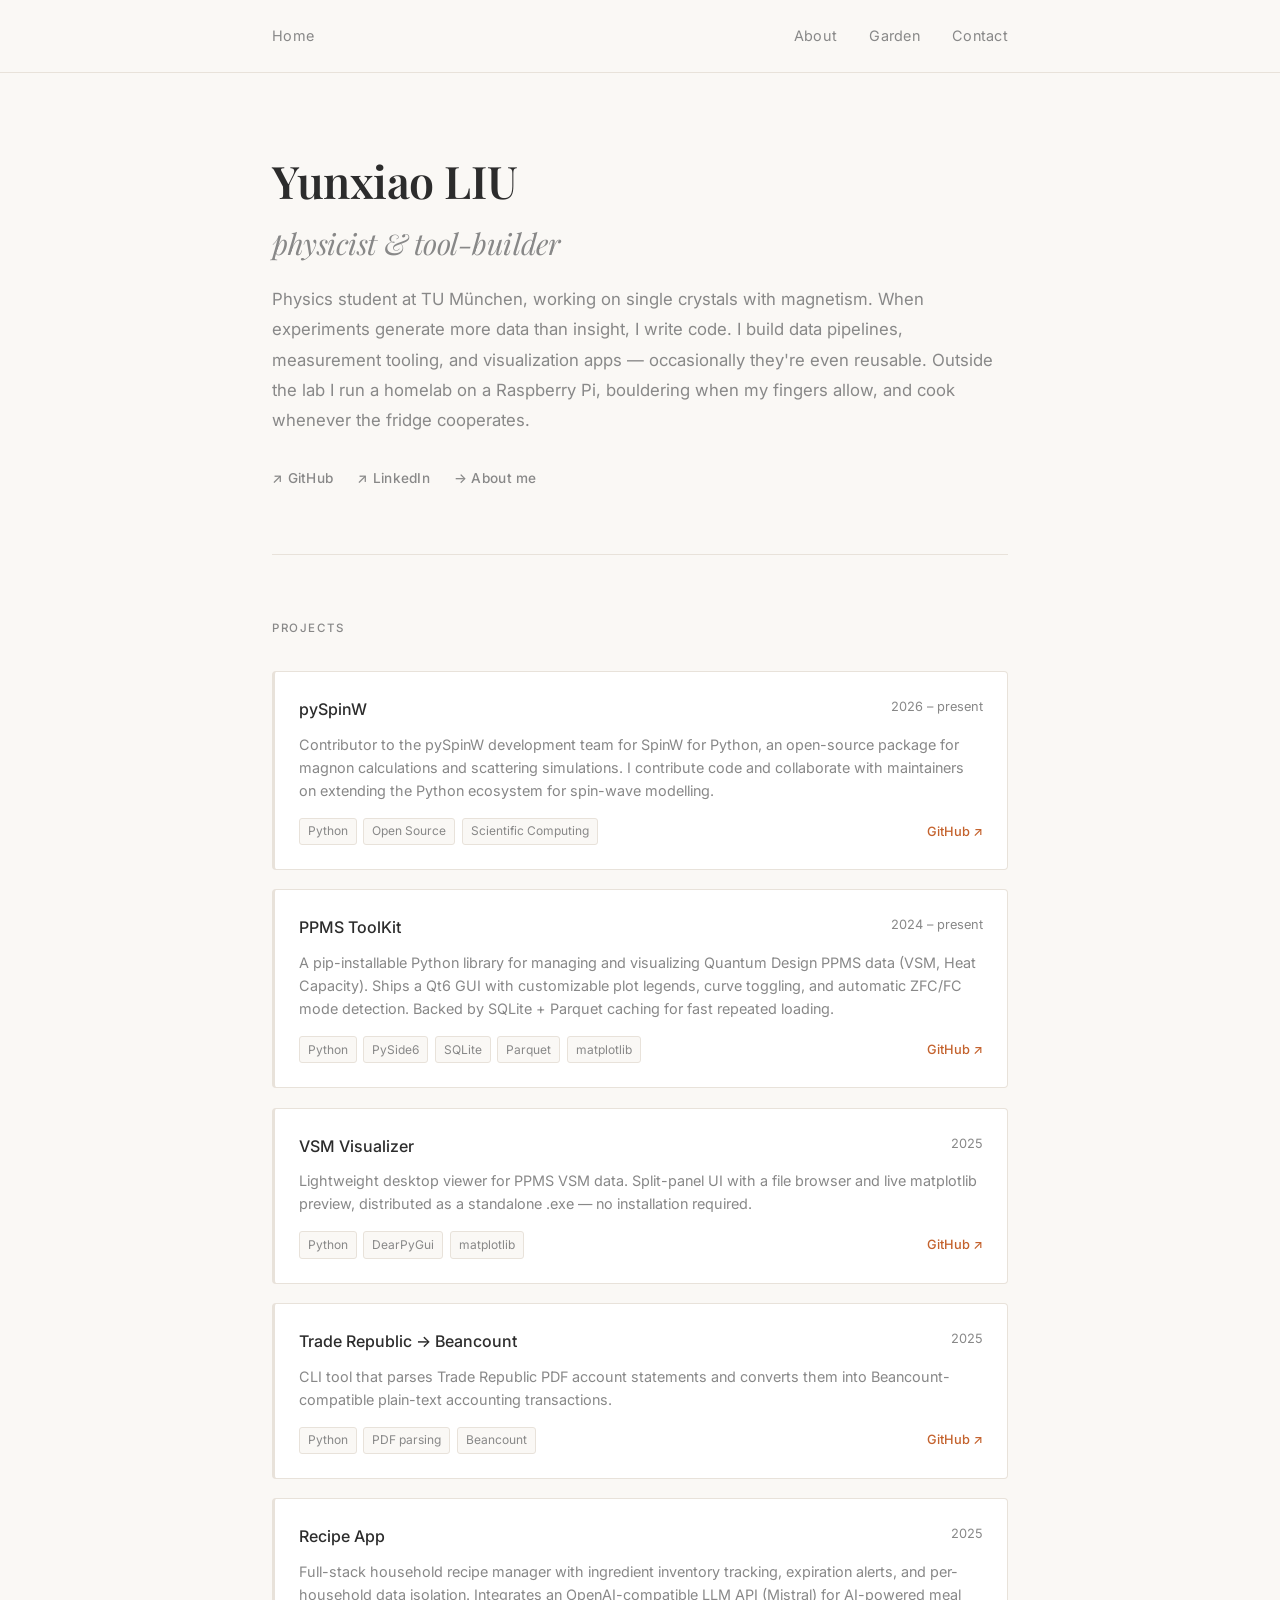
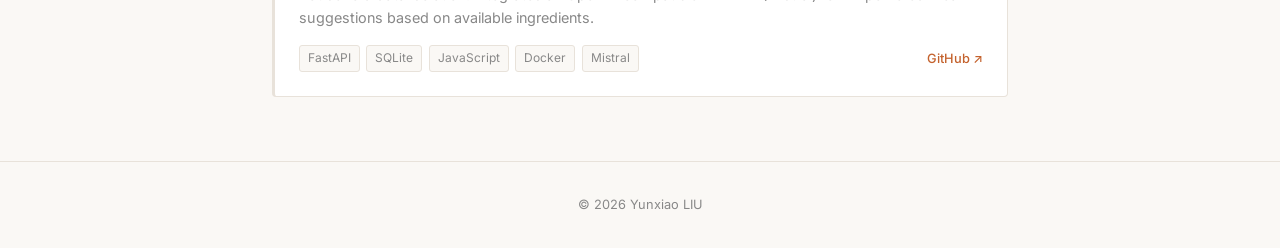
<file: index.html>
<!doctype html>
<html lang="en">
  <head>
    <meta charset="UTF-8" />
    <meta name="viewport" content="width=device-width, initial-scale=1.0" />
    <title>Yunxiao LIU</title>
    <link rel="icon" type="image/svg+xml" href="favicon.svg" />
    <link rel="stylesheet" href="style.css" />
  </head>
  <body>
    <nav>
      <div class="nav-inner">
        <a href="index.html" class="nav-name">Home</a>
        <ul class="nav-links">
          <li><a href="about.html">About</a></li>
          <li><a href="https://digital-garden.yunxiao.de" target="_blank">Garden</a></li>
          <li><a href="contact.html">Contact</a></li>
        </ul>
      </div>
    </nav>

    <div class="container">
      <section class="hero">
        <h1>Yunxiao LIU<br /><em>physicist &amp; tool-builder</em></h1>
        <p class="hero-bio">
          Physics student at TU München, working on single crystals with
          magnetism. When experiments generate more data than insight, I write
          code. I build data pipelines, measurement tooling, and visualization
          apps — occasionally they're even reusable. Outside the lab I run a
          homelab on a Raspberry Pi, bouldering when my fingers allow, and cook
          whenever the fridge cooperates.
        </p>
        <div class="hero-links">
          <a href="https://github.com/AlbertRyu" target="_blank" rel="noopener">
            ↗ GitHub
          </a>
          <a
            href="https://linkedin.com/in/yunxiao-liu-b6513029b/"
            target="_blank"
            rel="noopener"
          >
            ↗ LinkedIn
          </a>
          <a href="about.html"> → About me </a>
        </div>
      </section>

      <section>
        <h2>Projects</h2>
        <div class="projects-grid">
          <div class="card">
            <div class="card-header">
              <span class="card-title">pySpinW</span>
              <span class="card-year">2026 – present</span>
            </div>
            <p class="card-desc">
              Contributor to the pySpinW development team for SpinW for Python,
              an open-source package for magnon calculations and scattering
              simulations. I contribute code and collaborate with maintainers on
              extending the Python ecosystem for spin-wave modelling.
            </p>
            <div class="card-footer">
              <div class="tags">
                <span class="tag">Python</span>
                <span class="tag">Open Source</span>
                <span class="tag">Scientific Computing</span>
              </div>
              <a
                class="card-link"
                href="https://github.com/SpinW/pySpinW"
                target="_blank"
                rel="noopener"
                >GitHub ↗</a
              >
            </div>
          </div>

          <div class="card">
            <div class="card-header">
              <span class="card-title">PPMS ToolKit</span>
              <span class="card-year">2024 – present</span>
            </div>
            <p class="card-desc">
              A pip-installable Python library for managing and visualizing
              Quantum Design PPMS data (VSM, Heat Capacity). Ships a Qt6 GUI
              with customizable plot legends, curve toggling, and automatic
              ZFC/FC mode detection. Backed by SQLite + Parquet caching for fast
              repeated loading.
            </p>
            <div class="card-footer">
              <div class="tags">
                <span class="tag">Python</span>
                <span class="tag">PySide6</span>
                <span class="tag">SQLite</span>
                <span class="tag">Parquet</span>
                <span class="tag">matplotlib</span>
              </div>
              <a
                class="card-link"
                href="https://github.com/AlbertRyu/PPMS_ToolKit"
                target="_blank"
                rel="noopener"
                >GitHub ↗</a
              >
            </div>
          </div>

          <div class="card">
            <div class="card-header">
              <span class="card-title">VSM Visualizer</span>
              <span class="card-year">2025</span>
            </div>
            <p class="card-desc">
              Lightweight desktop viewer for PPMS VSM data. Split-panel UI with
              a file browser and live matplotlib preview, distributed as a
              standalone .exe — no installation required.
            </p>
            <div class="card-footer">
              <div class="tags">
                <span class="tag">Python</span>
                <span class="tag">DearPyGui</span>
                <span class="tag">matplotlib</span>
              </div>
              <a
                class="card-link"
                href="https://github.com/AlbertRyu/vsm_visualizer"
                target="_blank"
                rel="noopener"
                >GitHub ↗</a
              >
            </div>
          </div>

          <div class="card">
            <div class="card-header">
              <span class="card-title">Trade Republic → Beancount</span>
              <span class="card-year">2025</span>
            </div>
            <p class="card-desc">
              CLI tool that parses Trade Republic PDF account statements and
              converts them into Beancount-compatible plain-text accounting
              transactions.
            </p>
            <div class="card-footer">
              <div class="tags">
                <span class="tag">Python</span>
                <span class="tag">PDF parsing</span>
                <span class="tag">Beancount</span>
              </div>
              <a
                class="card-link"
                href="https://github.com/AlbertRyu/trade-republic-to-beancount"
                target="_blank"
                rel="noopener"
                >GitHub ↗</a
              >
            </div>
          </div>
          <div class="card">
            <div class="card-header">
              <span class="card-title">Recipe App</span>
              <span class="card-year">2025</span>
            </div>
            <p class="card-desc">
              Full-stack household recipe manager with ingredient inventory tracking,
              expiration alerts, and per-household data isolation. Integrates an
              OpenAI-compatible LLM API (Mistral) for AI-powered meal suggestions
              based on available ingredients.
            </p>
            <div class="card-footer">
              <div class="tags">
                <span class="tag">FastAPI</span>
                <span class="tag">SQLite</span>
                <span class="tag">JavaScript</span>
                <span class="tag">Docker</span>
                <span class="tag">Mistral</span>
              </div>
              <a class="card-link" href="https://github.com/Yunjia00/Recipe-app" target="_blank" rel="noopener">GitHub ↗</a>
            </div>
          </div>
        </div>
      </section>
    </div>

    <footer>&copy; 2026 Yunxiao LIU</footer>
  </body>
</html>
</file>
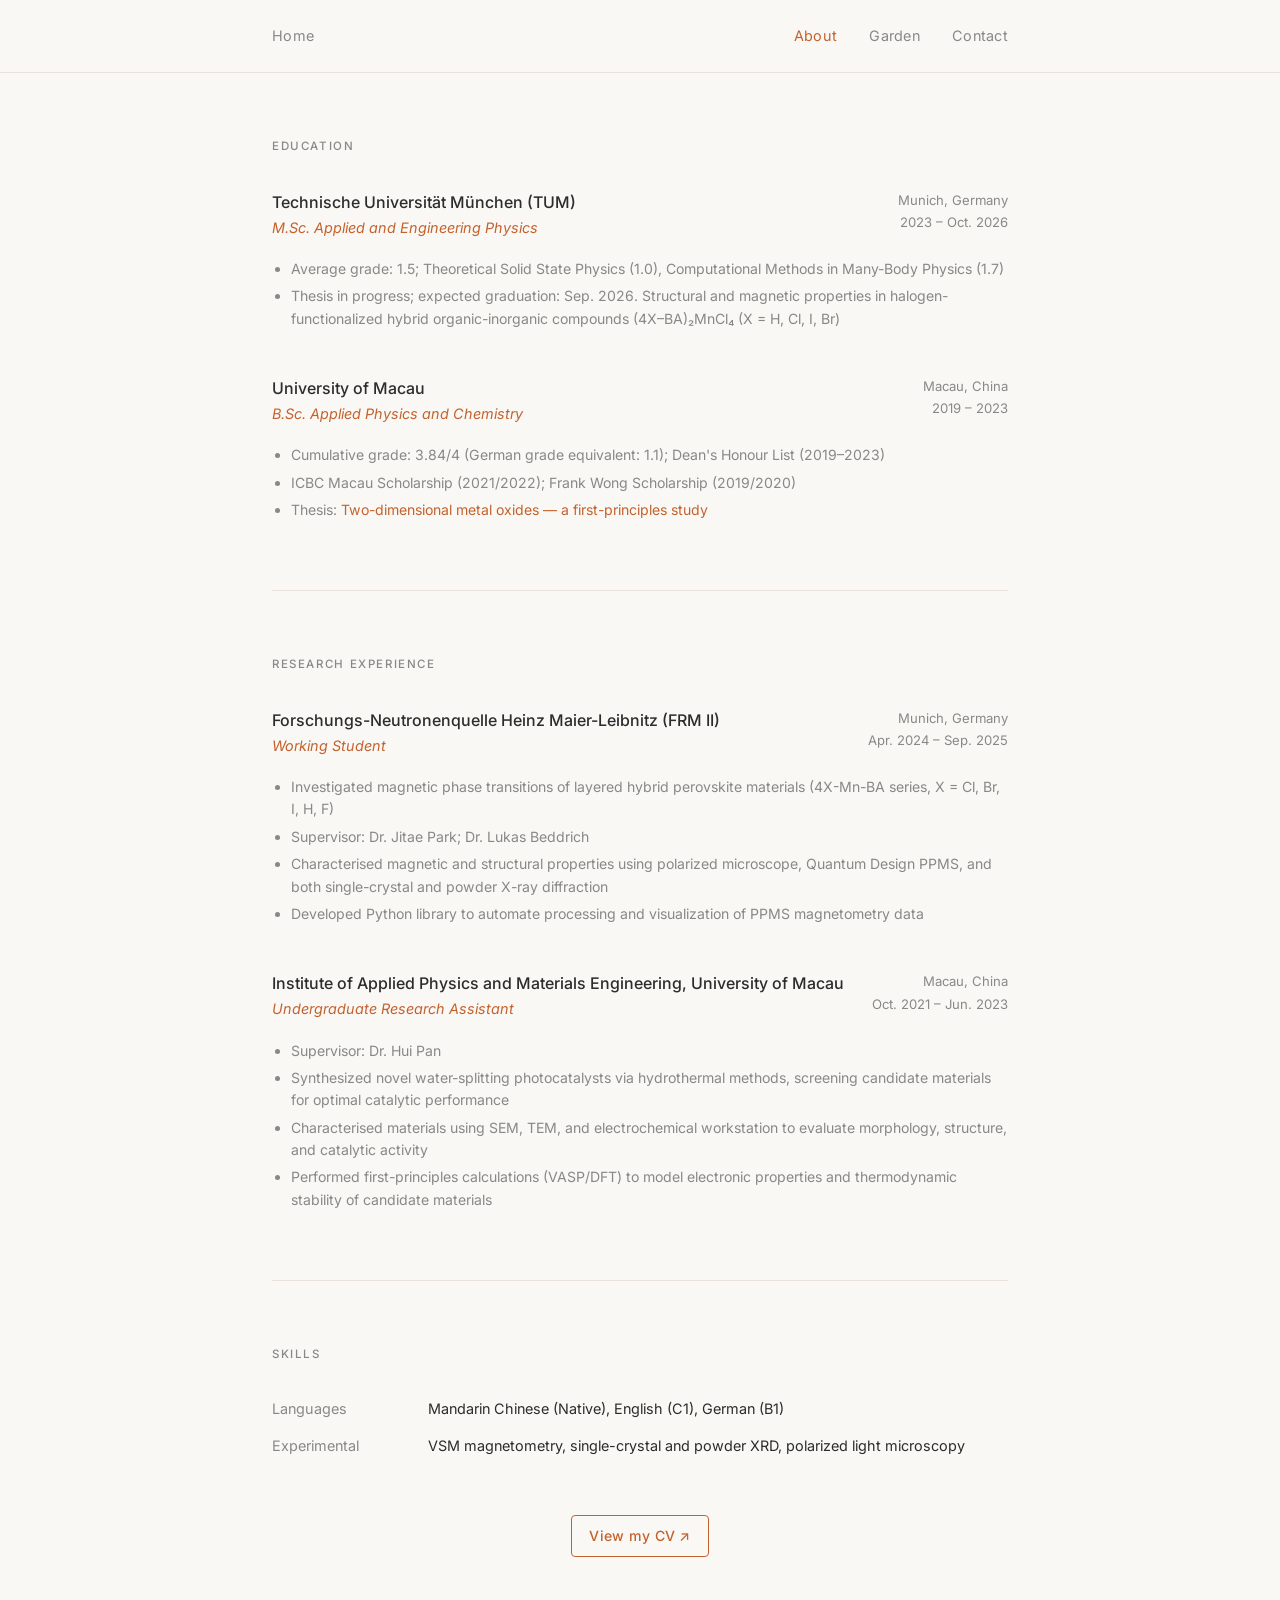
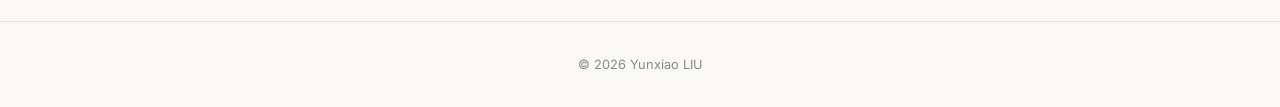
<file: about.html>
<!doctype html>
<html lang="en">
  <head>
    <meta charset="UTF-8" />
    <meta name="viewport" content="width=device-width, initial-scale=1.0" />
    <title>About — Yunxiao LIU</title>
    <link rel="icon" type="image/svg+xml" href="favicon.svg" />
    <link rel="stylesheet" href="style.css" />
  </head>
  <body>
    <nav>
      <div class="nav-inner">
        <a href="index.html" class="nav-name">Home</a>
        <ul class="nav-links">
          <li><a href="about.html" class="active">About</a></li>
          <li><a href="https://digital-garden.yunxiao.de" target="_blank">Garden</a></li>
          <li><a href="contact.html">Contact</a></li>
        </ul>
      </div>
    </nav>

    <div class="container">
      <section>
        <h2>Education</h2>

        <div class="entry">
          <div>
            <div class="entry-title">Technische Universität München (TUM)</div>
            <div class="entry-subtitle">
              M.Sc. Applied and Engineering Physics
            </div>
          </div>
          <div class="entry-meta">Munich, Germany<br />2023 – Oct. 2026</div>
          <div class="entry-body">
            <ul>
              <li>
                Average grade: 1.5; Theoretical Solid State Physics (1.0),
                Computational Methods in Many-Body Physics (1.7)
              </li>
              <li>
                Thesis in progress; expected graduation: Sep. 2026.
                Structural and magnetic properties in
                halogen-functionalized hybrid organic-inorganic compounds
                (4X–BA)₂MnCl₄ (X = H, Cl, I, Br)
              </li>
            </ul>
          </div>
        </div>

        <div class="entry">
          <div>
            <div class="entry-title">University of Macau</div>
            <div class="entry-subtitle">
              B.Sc. Applied Physics and Chemistry
            </div>
          </div>
          <div class="entry-meta">Macau, China<br />2019 – 2023</div>
          <div class="entry-body">
            <ul>
              <li>
                Cumulative grade: 3.84/4 (German grade equivalent: 1.1);
                Dean's Honour List (2019–2023)
              </li>
              <li>
                ICBC Macau Scholarship (2021/2022); Frank Wong Scholarship
                (2019/2020)
              </li>
              <li>
                Thesis:
                <a
                  href="http://oaps.umac.mo/handle/10692.1/303"
                  target="_blank"
                  rel="noopener"
                  >Two-dimensional metal oxides — a first-principles study</a
                >
              </li>
            </ul>
          </div>
        </div>
      </section>

      <section>
        <h2>Research Experience</h2>

        <div class="entry">
          <div>
            <div class="entry-title">
              Forschungs-Neutronenquelle Heinz Maier-Leibnitz (FRM II)
            </div>
            <div class="entry-subtitle">Working Student</div>
          </div>
          <div class="entry-meta">
            Munich, Germany<br />Apr. 2024 – Sep. 2025
          </div>
          <div class="entry-body">
            <ul>
              <li>
                Investigated magnetic phase transitions of layered hybrid
                perovskite materials (4X-Mn-BA series, X = Cl, Br, I, H, F)
              </li>
              <li>
                Supervisor: Dr. Jitae Park; Dr. Lukas Beddrich
              </li>
              <li>
                Characterised magnetic and structural properties using
                polarized microscope, Quantum Design PPMS, and both
                single-crystal and powder X-ray diffraction
              </li>
              <li>
                Developed Python library to automate processing and
                visualization of PPMS magnetometry data
              </li>
            </ul>
          </div>
        </div>

        <div class="entry">
          <div>
            <div class="entry-title">
              Institute of Applied Physics and Materials Engineering, University
              of Macau
            </div>
            <div class="entry-subtitle">Undergraduate Research Assistant</div>
          </div>
          <div class="entry-meta">Macau, China<br />Oct. 2021 – Jun. 2023</div>
          <div class="entry-body">
            <ul>
              <li>Supervisor: Dr. Hui Pan</li>
              <li>
                Synthesized novel water-splitting photocatalysts via
                hydrothermal methods, screening candidate materials for optimal
                catalytic performance
              </li>
              <li>
                Characterised materials using SEM, TEM, and electrochemical
                workstation to evaluate morphology, structure, and catalytic
                activity
              </li>
              <li>
                Performed first-principles calculations (VASP/DFT) to model
                electronic properties and thermodynamic stability of candidate
                materials
              </li>
            </ul>
          </div>
        </div>
      </section>

      <section>
        <h2>Skills</h2>
        <div class="skills-grid">
          <div class="skill-row">
            <span class="skill-label">Languages</span>
            <span class="skill-value"
              >Mandarin Chinese (Native), English (C1), German (B1)</span
            >
          </div>
          <div class="skill-row">
            <span class="skill-label">Experimental</span>
            <span class="skill-value"
              >VSM magnetometry, single-crystal and powder XRD, polarized light
              microscopy</span
            >
          </div>
        </div>

        <a
          href="https://github.com/AlbertRyu/resume/blob/main/resume.pdf"
          target="_blank"
          rel="noopener"
          class="cv-link"
          >View my CV ↗</a
        >
      </section>
    </div>

    <footer>&copy; 2026 Yunxiao LIU</footer>
  </body>
</html>
</file>
<file: style.css>
@import url('https://fonts.googleapis.com/css2?family=Playfair+Display:ital,wght@0,400;0,600;1,400;1,600&family=Inter:wght@300;400;500&display=swap');

*, *::before, *::after {
  box-sizing: border-box;
  margin: 0;
  padding: 0;
}

:root {
  --bg: #faf8f5;
  --surface: #ffffff;
  --border: #e8e2da;
  --text: #2c2c2c;
  --text-muted: #888;
  --accent: #c4622d;
  --accent-hover: #a85226;
}

html {
  font-size: 16px;
  scroll-behavior: smooth;
}

body {
  background: var(--bg);
  color: var(--text);
  font-family: 'Inter', sans-serif;
  font-weight: 400;
  line-height: 1.7;
  min-height: 100vh;
}

a {
  color: var(--accent);
  text-decoration: none;
}

a:hover {
  color: var(--accent-hover);
  text-decoration: underline;
}

/* ── Nav ─────────────────────────────────── */

nav {
  border-bottom: 1px solid var(--border);
  background: var(--bg);
  position: sticky;
  top: 0;
  z-index: 10;
}

.nav-inner {
  max-width: 800px;
  margin: 0 auto;
  padding: 1.4rem 2rem;
  display: flex;
  justify-content: space-between;
  align-items: center;
}

.nav-name {
  font-family: 'Inter', sans-serif;
  font-size: 0.9rem;
  font-weight: 400;
  color: var(--text-muted);
  letter-spacing: 0.02em;
  transition: color 0.2s;
}

.nav-name:hover {
  text-decoration: none;
  color: var(--accent);
}

.nav-links {
  display: flex;
  gap: 2rem;
  list-style: none;
}

.nav-links a {
  color: var(--text-muted);
  font-size: 0.9rem;
  font-weight: 400;
  letter-spacing: 0.02em;
  transition: color 0.2s;
}

.nav-links a:hover,
.nav-links a.active {
  color: var(--accent);
  text-decoration: none;
}

.cv-link {
  display: block;
  width: fit-content;
  margin: 3.5rem auto 0;
  font-size: 0.88rem;
  font-weight: 500;
  color: var(--accent);
  border: 1.5px solid var(--accent);
  border-radius: 4px;
  padding: 0.5rem 1.1rem;
  letter-spacing: 0.02em;
  transition: background 0.2s, color 0.2s;
}

.cv-link:hover {
  background: var(--accent);
  color: #fff;
  text-decoration: none;
}

/* ── Layout ──────────────────────────────── */

.container {
  max-width: 800px;
  margin: 0 auto;
  padding: 0 2rem;
}

section {
  padding: 4rem 0;
  border-bottom: 1px solid var(--border);
}

section:last-child {
  border-bottom: none;
}

/* ── Typography ──────────────────────────── */

h1 {
  font-family: 'Playfair Display', serif;
  font-size: 2.8rem;
  font-weight: 600;
  line-height: 1.25;
  letter-spacing: -0.01em;
  color: var(--text);
}

h1 em {
  font-style: italic;
  font-weight: 400;
  color: var(--text-muted);
  font-size: 0.65em;
}

h2 {
  font-family: 'Inter', sans-serif;
  font-size: 0.72rem;
  font-weight: 500;
  letter-spacing: 0.14em;
  text-transform: uppercase;
  color: var(--text-muted);
  margin-bottom: 2rem;
}

h3 {
  font-size: 1rem;
  font-weight: 500;
  color: var(--text);
}

p {
  color: var(--text-muted);
  font-size: 0.95rem;
}

/* ── Hero ────────────────────────────────── */

.hero {
  padding: 5rem 0 4rem;
  border-bottom: 1px solid var(--border);
}

.hero-label {
  font-size: 0.8rem;
  font-weight: 500;
  letter-spacing: 0.12em;
  text-transform: uppercase;
  color: var(--accent);
  margin-bottom: 1rem;
}

.hero h1 {
  margin-bottom: 1.2rem;
}

.hero-bio {
  font-size: 1.05rem;
  color: var(--text-muted);
  line-height: 1.8;
  margin-bottom: 2rem;
}

.hero-links {
  display: flex;
  gap: 1.5rem;
  flex-wrap: wrap;
}

.hero-links a {
  font-size: 0.85rem;
  font-weight: 500;
  color: var(--text-muted);
  letter-spacing: 0.02em;
  display: flex;
  align-items: center;
  gap: 0.4rem;
  transition: color 0.2s;
}

.hero-links a:hover {
  color: var(--accent);
  text-decoration: none;
}

/* ── Project Cards ───────────────────────── */

.projects-grid {
  display: grid;
  gap: 1.2rem;
}

.card {
  background: var(--surface);
  border: 1px solid var(--border);
  border-left: 3px solid var(--border);
  border-radius: 4px;
  padding: 1.5rem;
  transition: border-left-color 0.2s;
}

.card:hover {
  border-left-color: var(--accent);
}

.card-header {
  display: flex;
  justify-content: space-between;
  align-items: flex-start;
  margin-bottom: 0.6rem;
}

.card-title {
  font-size: 1rem;
  font-weight: 500;
  color: var(--text);
}

.card-year {
  font-size: 0.8rem;
  color: var(--text-muted);
  flex-shrink: 0;
  margin-left: 1rem;
}

.card-desc {
  font-size: 0.9rem;
  color: var(--text-muted);
  margin-bottom: 1rem;
  line-height: 1.6;
}

.card-footer {
  display: flex;
  justify-content: space-between;
  align-items: center;
  flex-wrap: wrap;
  gap: 0.5rem;
}

.tags {
  display: flex;
  flex-wrap: wrap;
  gap: 0.4rem;
}

.tag {
  font-size: 0.75rem;
  background: var(--bg);
  border: 1px solid var(--border);
  border-radius: 3px;
  padding: 0.15rem 0.5rem;
  color: var(--text-muted);
}

.card-link {
  font-size: 0.8rem;
  font-weight: 500;
  color: var(--accent);
  flex-shrink: 0;
}

/* ── About Page ──────────────────────────── */

.entry {
  display: grid;
  grid-template-columns: 1fr auto;
  gap: 0 1rem;
  margin-bottom: 2.5rem;
}

.entry:last-child {
  margin-bottom: 0;
}

.entry-title {
  font-size: 1rem;
  font-weight: 500;
  color: var(--text);
}

.entry-subtitle {
  font-size: 0.9rem;
  font-style: italic;
  color: var(--accent);
  margin-bottom: 0.3rem;
}

.entry-meta {
  font-size: 0.82rem;
  color: var(--text-muted);
  text-align: right;
  white-space: nowrap;
}

.entry-body {
  grid-column: 1 / -1;
  margin-top: 0.5rem;
}

.entry-body ul {
  padding-left: 1.2rem;
  margin-top: 0.3rem;
}

.entry-body li {
  font-size: 0.88rem;
  color: var(--text-muted);
  margin-bottom: 0.3rem;
  line-height: 1.6;
}

.skills-grid {
  display: grid;
  gap: 0.8rem;
}

.skill-row {
  display: grid;
  grid-template-columns: 140px 1fr;
  gap: 1rem;
  font-size: 0.9rem;
}

.skill-label {
  color: var(--text-muted);
  font-weight: 400;
}

.skill-value {
  color: var(--text);
}

/* ── Contact Page ────────────────────────── */

.contact-list {
  display: grid;
  gap: 1.2rem;
  margin-top: 1rem;
}

.contact-item {
  display: flex;
  align-items: center;
  gap: 1rem;
  padding: 1.2rem 1.5rem;
  background: var(--surface);
  border: 1px solid var(--border);
  border-radius: 6px;
  transition: border-color 0.2s;
}

.contact-item:hover {
  border-color: var(--accent);
}

.contact-label {
  font-size: 0.75rem;
  font-weight: 500;
  letter-spacing: 0.08em;
  text-transform: uppercase;
  color: var(--text-muted);
  width: 80px;
  flex-shrink: 0;
}

.contact-value {
  font-size: 0.95rem;
  color: var(--text);
}

/* ── Footer ──────────────────────────────── */

footer {
  text-align: center;
  padding: 2rem;
  font-size: 0.8rem;
  color: var(--text-muted);
  border-top: 1px solid var(--border);
}

/* ── Responsive ──────────────────────────── */

@media (max-width: 600px) {
  h1 { font-size: 2rem; }
  nav { padding: 1.2rem 1.2rem; }
  .container { padding: 0 1.2rem; }
  .hero { padding: 3rem 0 2.5rem; }
  section { padding: 3rem 0; }
  .skill-row { grid-template-columns: 1fr; gap: 0.2rem; }
  .entry { grid-template-columns: 1fr; }
  .entry-meta { text-align: left; }
}
</file>
